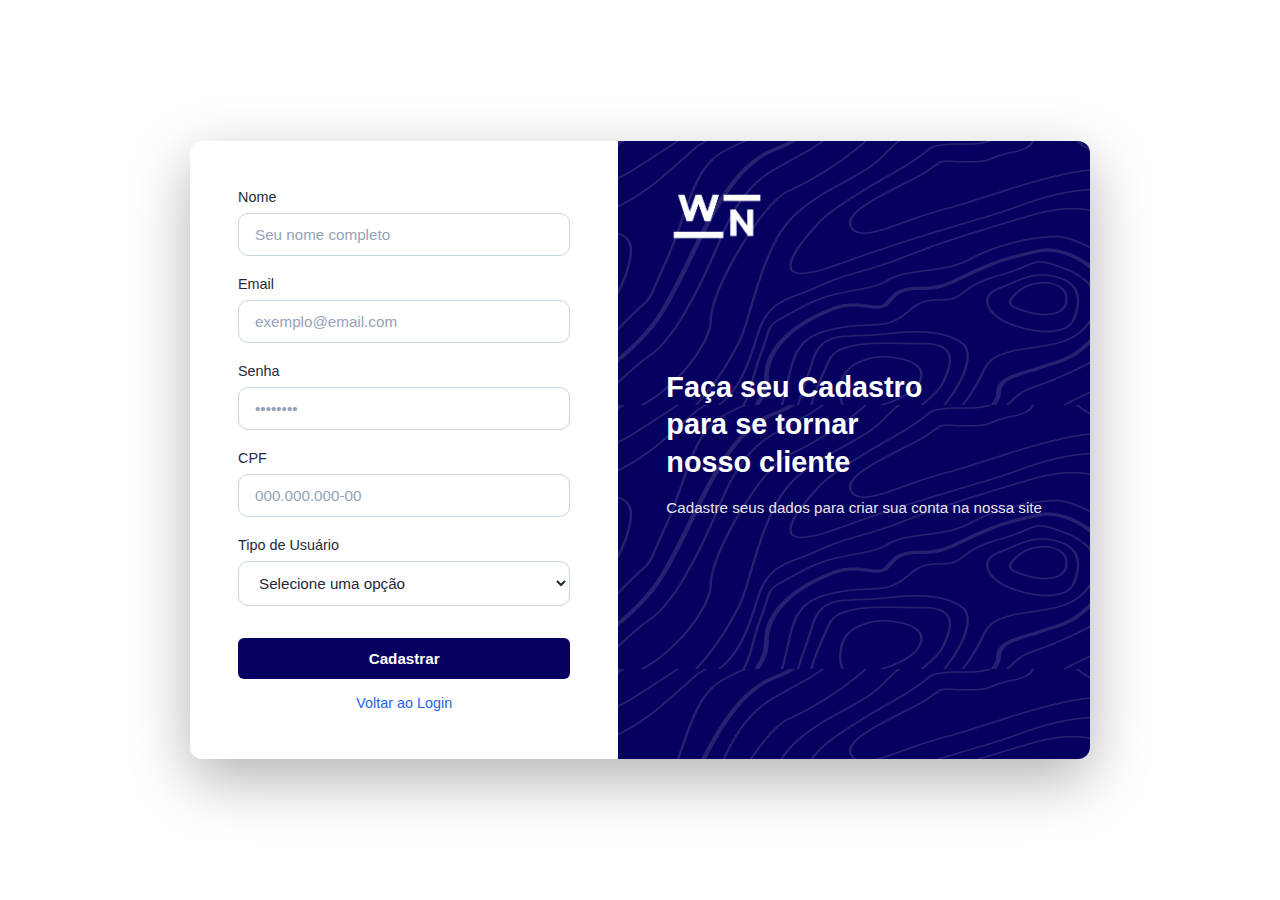
<file: cadastro.html>
<!DOCTYPE html>
<html lang="pt-BR">
<head>
    <meta charset="UTF-8">
    <meta name="viewport" content="width=device-width, initial-scale=1.0">
    <title>WorkNet - Cadastro</title>
    <link rel="stylesheet" href="/WorkNet/style/cadastro.css">
</head>
<body>
    <main>
        <section class="form-section">
            <form>
                <fieldset>
                    <legend class="sr-only">Dados de Cadastro</legend>
                    
                    <label for="nome">
                        <span>Nome</span>
                        <input 
                            type="text" 
                            id="nome" 
                            name="nome" 
                            placeholder="Seu nome completo"
                            required
                        >
                    </label>

                    <label for="email">
                        <span>Email</span>
                        <input 
                            type="email" 
                            id="email" 
                            name="email" 
                            placeholder="exemplo@email.com"
                            required
                        >
                    </label>

                    <label for="senha">
                        <span>Senha</span>
                        <input 
                            type="password" 
                            id="senha" 
                            name="senha" 
                            placeholder="••••••••"
                            required
                        >
                    </label>

                    <label for="cpf">
                        <span>CPF</span>
                        <input 
                            type="text" 
                            id="cpf" 
                            name="cpf" 
                            placeholder="000.000.000-00"
                            required
                        >
                    </label>

                    <label for="tipo-usuario">
                        <span>Tipo de Usuário</span>
                        <select id="tipo-usuario" name="tipo-usuario" required>
                            <option value="">Selecione uma opção</option>
                            <option value="cliente">Cliente</option>
                            <option value="prestador">Prestador de Serviços</option>
                        </select>
                    </label>
                </fieldset>

                <footer class="form-footer">
                    <button type="submit" class="btn-primary">Cadastrar</button>
                    <a href="/WorkNet/login.html" class="link-login">Voltar ao Login</a>
                </footer>
            </form>
        </section>

        <section class="welcome-section">
            <header>
                <a href="/WorkNet/index.html">
                    <img src="/WorkNet/img/imagem_2025-10-29_203356460-removebg-preview.png" alt="">
                </a>
            </header>
            <article>
                <h2>Faça seu Cadastro<br>para se tornar<br>nosso cliente</h2>
                <p>Cadastre seus dados para criar sua conta na nossa site</p>
            </article>
        </section>
    </main>

    <script src="/WorkNet/JS/cadastro.js" defer></script>
</body>
</html>
</file>
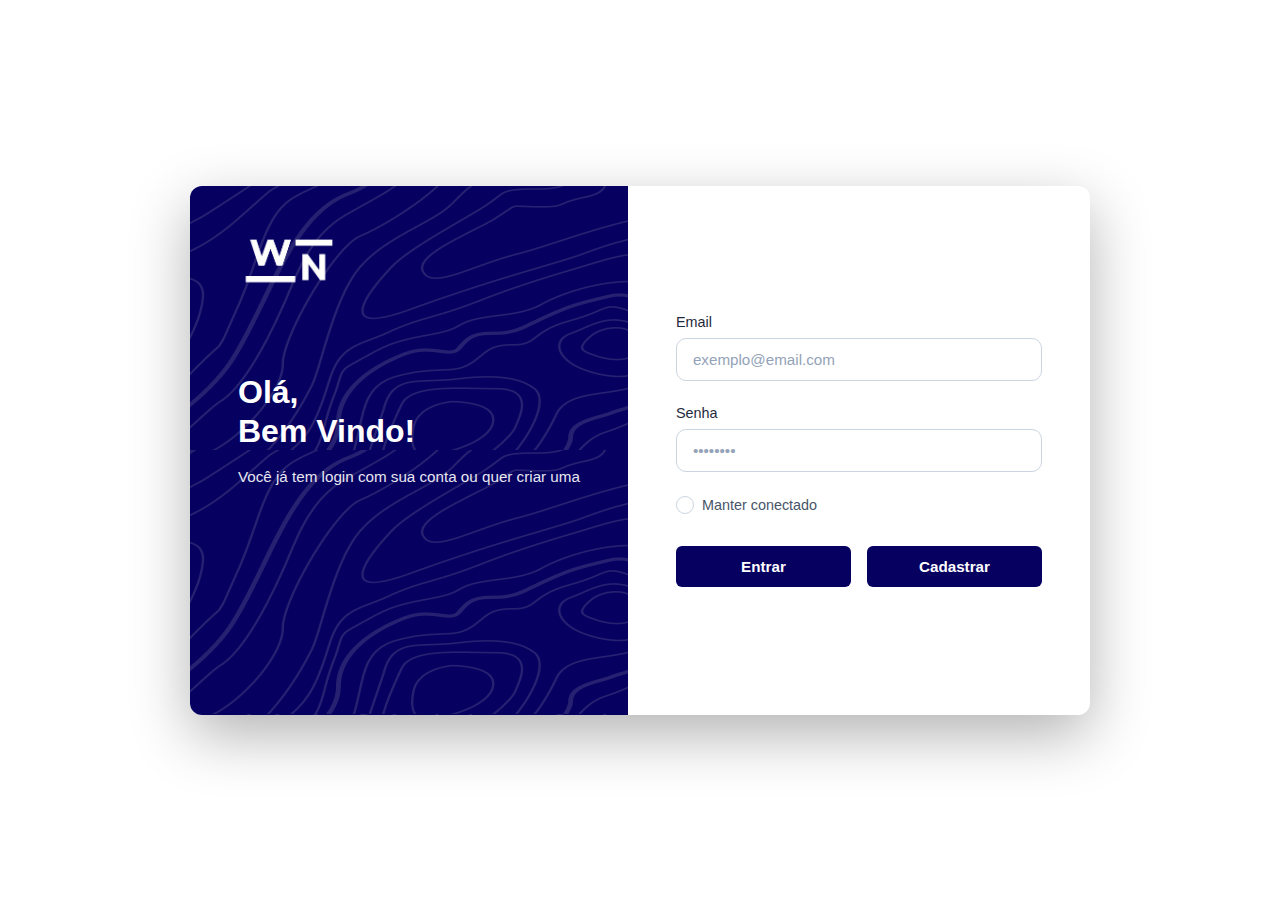
<file: cadastro_servico.html>
<!DOCTYPE html>
<html lang="en">
<head>
    <meta charset="UTF-8">
    <meta name="viewport" content="width=device-width, initial-scale=1.0">
    <title>WorkNet</title>
    <link rel="stylesheet" href="style/cadastro_servico.css">
</head>
<body>
    <header class="cabecalho-principal">
    <nav class="barra-navegacao">

      <section class="marca-navegacao">
        <a href="/WorkNet/home.html">
          <img src="/WorkNet/img/imagem_2025-10-29_203356460-removebg-preview.png" alt="Logotipo WorkNet">
        </a>
      </section>

      <form class="formulario-pesquisa" id="formulario-pesquisa">
        <input 
          type="search" 
          id="campo-pesquisa" 
          placeholder="Busque por serviços ou categorias..."
          autocomplete="off"
        >
        <button type="submit" aria-label="Buscar">🔍</button>
      </form>

      <section class="usuario-navegacao">
        <a href="/WorkNet/home.html">Início</a>
        <a href="/WorkNet/home.html#servicos">Serviços</a>
        <a href="/WorkNet/index.html#sobre">Sobre</a>
        <button id="botao-conta" class="botao-conta" onclick="window.location.href='/WorkNet/perfil.html'">Conta</button>
        <button id="botao-sair" class="botao-sair" onclick="window.location.href='/WorkNet/index.html'">Sair</button>
      </section>
    </nav>
  </header> 


  <main>

    <section class="container-formulario">
        <header class="cabecalho-formulario">
            <h1>Cadastro de Serviço</h1>
        </header>

        <article class="secao-formulario">
            
            <label for="nome-servico">
                <span>Nome do serviço</span>
                <input type="text" 
                       name="nome"
                       id="nome-servico" 
                       placeholder="Ex: Doméstica" required>
            </label>

        <label for="categoria-servico">Categoria </label>
            <select id="categoria-servico" name="categoria" required>
                <option value="">Selecione uma categoria</option>
                <option value="limpeza">Limpeza e Conservação</option>
                <option value="construcao">Construção e Reformas</option>
                <option value="eletrica">Elétrica</option>
                <option value="hidraulica">Hidráulica e Encanamento</option>
                <option value="jardinagem">Jardinagem e Paisagismo</option>
                <option value="pintura">Pintura</option>
                <option value="marcenaria">Marcenaria</option>
                <option value="tecnologia">Tecnologia e Informática</option>
                <option value="beleza">Beleza e Estética</option>
                <option value="transporte">Transporte e Mudanças</option>
                <option value="outros">Outros</option>
            </select>


            <label for="imagem-servico">Imagem do Serviço</label>
                <input type="file" 
                       name="imagem-servico"
                       id="imagem-servico">

                <figure id="image-preview" class="image-preview hidden">
                    <img id="preview-img" src="" alt="Preview">
                    <button type="button" class="btn-remove-image" onclick="removeImage()">×</button>
                </figure>

            <label for="descricao-servico">Descrição</label>
                <textarea 
                    id="descricao-servico" 
                    name= "descricao" 
                    rows="5"
                    required
                    placeholder="Descreva detalhadamente o serviço oferecido, experiência e diferenciais..."
                ></textarea>

            <label for="valor-servico">Valor (R$)</label>
                <input 
                    type="text" 
                    id="valor-servico" 
                    name="valor" 
                    required
                    placeholder="0,00"
                >

            <form class="acoes-formulario" id="formulario-servico">
                <button type="button" class="btn btn-outline" onclick="resetForm()">Limpar</button>
                <button type="submit" class="btn btn-primary" id="botao-cadastrar-servico">Cadastrar Serviço</button>
            </form>

        </article>
    </section>

  </main>

  <footer>
    <section class="container-rodape">

      <section class="rodape-esquerda">
        <h2 class="logo">WorkNet</h2>

        <nav aria-label="Redes sociais" class="icones-sociais">
          <ul>
            <li><a href="#"><img src="/WorkNet/img/icons/facebook.png" alt="Facebook"></a></li>
            <li><a href="#"><img src="/WorkNet/img/icons/linkedin.png" alt="LinkedIn"></a></li>
            <li><a href="#"><img src="/WorkNet/img/icons/instagram.png" alt="Instagram"></a></li>
          </ul>
        </nav>
      </section>

      <nav aria-label="Links institucionais" class="rodape-direita">
        <ul>
          <li><a href="/WorkNet/home.html#servicos">Serviços Populares</a></li>
          <li><a href="/WorkNet/home.html#servicos">Categorias</a></li>
          <li><a href="#">Avaliações</a></li>
          <li><a href="/WorkNet/cadastro_servico.html">Sobre Nós</a></li>
        </ul>
      </nav>
    </section>
  </footer>

  <script src="JS/home.js" defer></script>
  
</body>
</html>
</file>
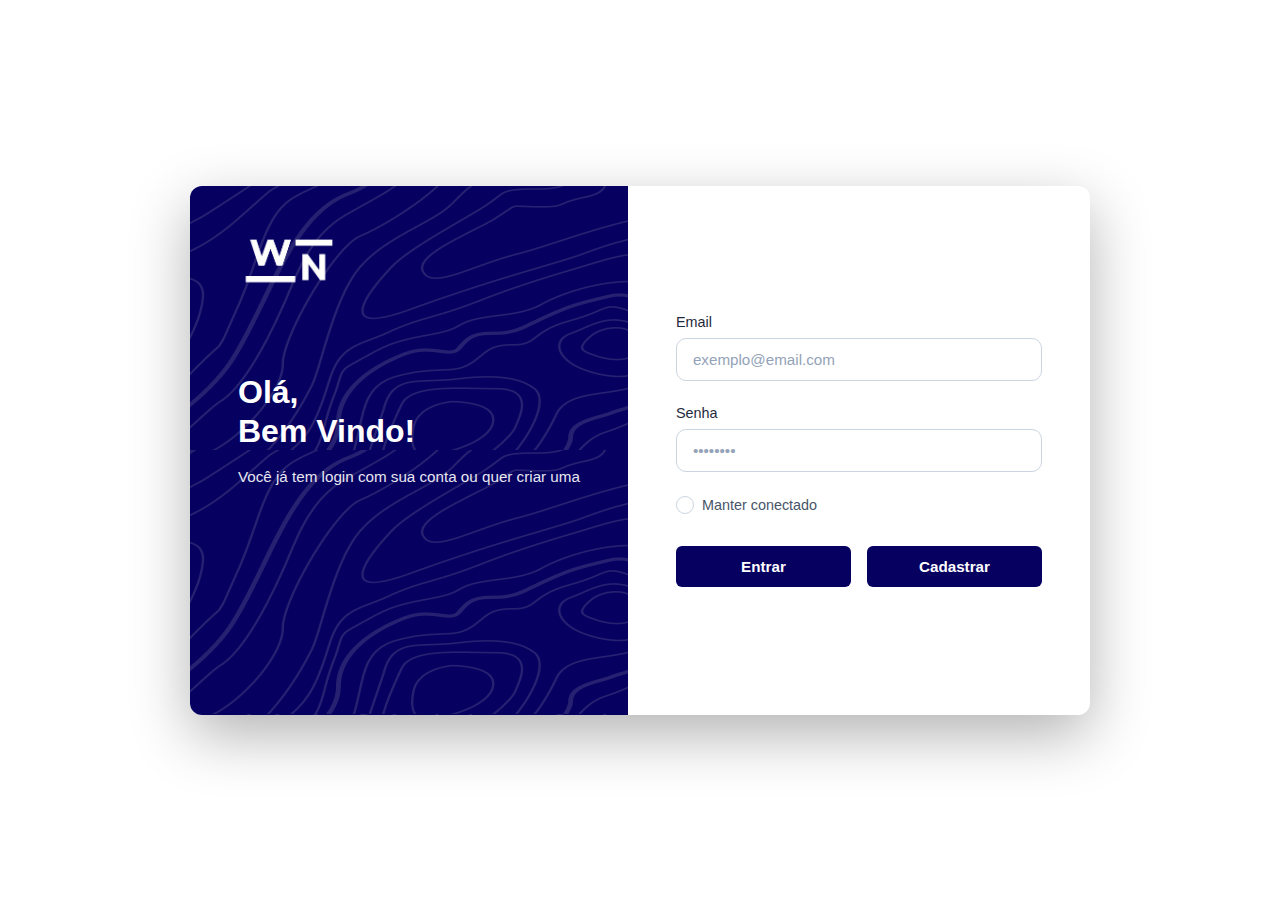
<file: login.html>
<!DOCTYPE html>
<html lang="pt-BR">
<head>
    <meta charset="UTF-8">
    <meta name="viewport" content="width=device-width, initial-scale=1.0">
    <title>WorkNet - Login</title>
    <link rel="stylesheet" href="/WorkNet/style/login.css">
</head>
<body>
    <main>
        <section class="welcome-section">
            <header>
                <a href="/WorkNet/index.html">
                    <img src="/WorkNet/img/imagem_2025-10-29_203356460-removebg-preview.png" alt="">
                </a>
            </header>
            <article>
                <h2>Olá,<br>Bem Vindo!</h2>
                <p>Você já tem login com sua conta ou quer criar uma</p>
            </article>
        </section>

        <section class="form-section">
            <form>
                <fieldset>
                    <legend class="sr-only">Dados de Login</legend>
                    
                    <label for="email">
                        <span>Email</span>
                        <input 
                            type="email" 
                            id="email" 
                            name="email" 
                            placeholder="exemplo@email.com"
                            required
                        >
                    </label>

                    <label for="senha">
                        <span>Senha</span>
                        <input 
                            type="password" 
                            id="senha" 
                            name="senha" 
                            placeholder="••••••••"
                            required
                        >
                    </label>

                    <label class="checkbox-label">
                        <input 
                            type="checkbox" 
                            id="manter-conectado" 
                            name="manter-conectado"
                        >
                        <span>Manter conectado</span>
                    </label>

                </fieldset>

                <footer class="form-footer">
                    <button type="submit" class="btn-primary">Entrar</button>
                    <button type="button" class="btn-secondary" onclick="window.location.href='/WorkNet/cadastro.html'">Cadastrar</button>
                </footer>
            </form>
        </section>
    </main>

    <script src="/WorkNet/JS/login.js" defer></script>
</body>
</html>
</file>
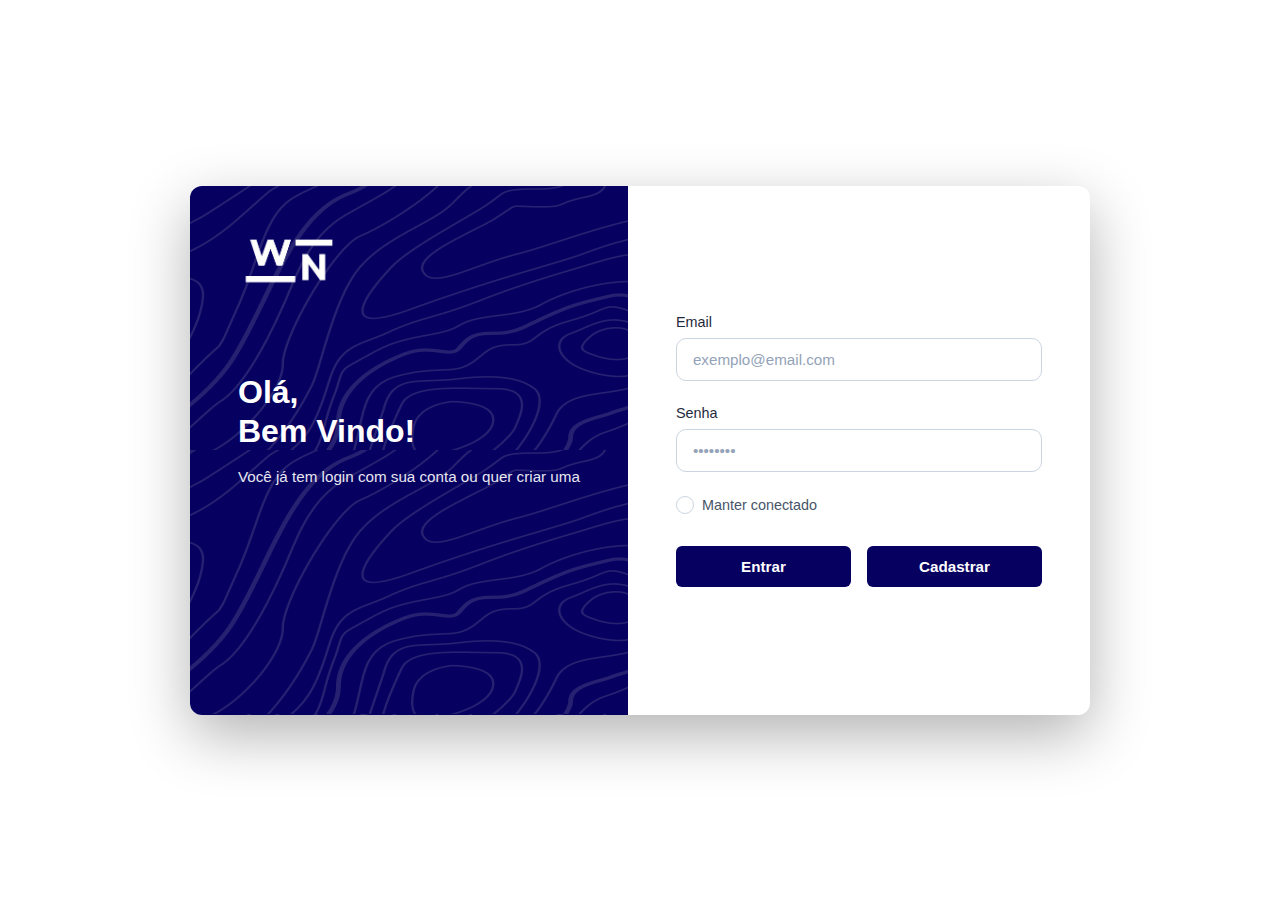
<file: perfil.html>
<!DOCTYPE html>
<html lang="pt-BR">
<head>
    <meta charset="UTF-8">
    <meta name="viewport" content="width=device-width, initial-scale=1.0">
    <title>WorkNet - Meu Perfil</title>
    <link rel="stylesheet" href="/WorkNet/style/perfil.css">
</head>
<body>
    <!-- Cabeçalho -->
    <header class="cabecalho-principal">
        <nav class="barra-navegacao">
            <section class="marca-navegacao">
                <a href="/WorkNet/home.html">
                    <img src="/WorkNet/img/imagem_2025-10-29_203356460-removebg-preview.png" alt="Logotipo WorkNet">
                </a>
            </section>

            <form class="formulario-pesquisa" id="formulario-pesquisa">
                <input 
                    type="search" 
                    id="campo-pesquisa" 
                    placeholder="Busque por serviços ou categorias..."
                    autocomplete="off"
                >
                <button type="submit" aria-label="Buscar">🔍</button>
            </form>

            <section class="usuario-navegacao">
                <a href="/WorkNet/home.html">Início</a>
                <a href="/WorkNet/home.html#servicos">Serviços</a>
                <a href="/WorkNet/perfil.html#sobre">Sobre</a>
                <button id="botao-perfil" class="botao-perfil" onclick="window.location.href='/WorkNet/perfil.html'">Perfil</button>
                <button id="botao-sair" class="botao-sair">Sair</button>
            </section>
        </nav>
    </header>

    <!-- Conteúdo Principal -->
    <main class="conteudo-principal">
        <section class="container-perfil">
            
            <!-- Card do Perfil -->
            <article class="card-perfil">
                <header class="perfil-header">
                    <div class="avatar-container">
                        <div class="avatar" id="avatar-usuario">
                            <span id="avatar-iniciais"></span>
                        </div>
                        <button class="btn-editar-avatar" title="Alterar foto">📷</button>
                    </div>
                    
                    <div class="perfil-info">
                        <h1 id="perfil-nome">Carregando...</h1>
                        <p class="perfil-tipo" id="perfil-tipo">...</p>
                        <p class="perfil-membro-desde">Membro desde <span id="perfil-data"></span></p>
                    </div>
                </header>

                <div class="perfil-stats">
                    <div class="stat-item">
                        <span class="stat-numero" id="stat-servicos">0</span>
                        <span class="stat-label">Serviços</span>
                    </div>
                    <div class="stat-item">
                        <span class="stat-numero" id="stat-avaliacoes">0</span>
                        <span class="stat-label">Avaliações</span>
                    </div>
                    <div class="stat-item">
                        <span class="stat-numero" id="stat-contratos">0</span>
                        <span class="stat-label">Contratos</span>
                    </div>
                </div>
            </article>

            <!-- Informações Detalhadas -->
            <article class="card-informacoes">
                <header class="card-header">
                    <h2>Informações Pessoais</h2>
                    <button class="btn-editar-info" id="btn-editar-info">✏️ Editar</button>
                </header>

                <div class="informacoes-grid">
                    <div class="info-item">
                        <span class="info-label">Email:</span>
                        <span class="info-valor" id="info-email">email@exemplo.com</span>
                    </div>

                    <div class="info-item">
                        <span class="info-label">CPF:</span>
                        <span class="info-valor" id="info-cpf">000.000.000-00</span>
                    </div>

                    <div class="info-item">
                        <span class="info-label">Tipo de Usuário:</span>
                        <span class="info-valor" id="info-tipo-usuario">Cliente</span>
                    </div>

                    <div class="info-item">
                        <span class="info-label">Cadastro:</span>
                        <span class="info-valor" id="info-data-cadastro">00/00/0000</span>
                    </div>
                </div>
            </article>

            <!-- Ações do Perfil (visível apenas para prestadores) -->
            <article class="card-acoes" id="card-acoes-prestador" style="display: none;">
                <header class="card-header">
                    <h2>Ações do Prestador</h2>
                </header>

                <div class="acoes-grid">
                    <button class="btn-acao btn-cadastrar-servico" id="btn-cadastrar-servico" onclick="window.location.href='/WorkNet/cadastro_servico.html'">
                        <span class="icone">+</span>
                        <span class="texto">Cadastrar Serviço</span>
                    </button>

                    <button class="btn-acao btn-meus-servicos" id="btn-meus-servicos">
                        <span class="icone">📋</span>
                        <span class="texto">Meus Serviços</span>
                    </button>
                </div>
            </article>

            <!-- Meus Serviços (para prestadores) -->
            <article class="card-meus-servicos" id="card-meus-servicos" style="display: none;">
                <header class="card-header">
                    <h2>Meus Serviços Cadastrados</h2>
                </header>

                <div class="servicos-lista" id="servicos-lista">
                    <!-- Serviços serão renderizados aqui -->
                </div>
            </article>

            <!-- Configurações -->
            <article class="card-configuracoes">
                <header class="card-header">
                    <h2>Configurações</h2>
                </header>

                <div class="configuracoes-lista">
                    <button class="config-item" id="btn-alterar-senha">
                        <span class="config-icone">🔒</span>
                        <div class="config-info">
                            <span class="config-titulo">Alterar Senha</span>
                            <span class="config-descricao">Modifique sua senha de acesso</span>
                        </div>
                        <span class="config-seta">›</span>
                    </button>

                    <button class="config-item" id="btn-notificacoes">
                        <span class="config-icone">🔔</span>
                        <div class="config-info">
                            <span class="config-titulo">Notificações</span>
                            <span class="config-descricao">Gerencie suas notificações</span>
                        </div>
                        <span class="config-seta">›</span>
                    </button>

                    <button class="config-item config-item-danger" id="btn-excluir-conta">
                        <span class="config-icone">🗑️</span>
                        <div class="config-info">
                            <span class="config-titulo">Excluir Conta</span>
                            <span class="config-descricao">Remover permanentemente sua conta</span>
                        </div>
                        <span class="config-seta">›</span>
                    </button>
                </div>
            </article>
        </section>
    </main>

    <!-- Rodapé -->
    <footer>
        <section class="container-rodape">
            <section class="rodape-esquerda">
                <h2 class="logo">WorkNet</h2>
                <nav aria-label="Redes sociais" class="icones-sociais">
                    <ul>
                        <li><a href="#"><img src="/WorkNet/img/icons/facebook.png" alt="Facebook"></a></li>
                        <li><a href="#"><img src="/WorkNet/img/icons/linkedin.png" alt="LinkedIn"></a></li>
                        <li><a href="#"><img src="/WorkNet/img/icons/instagram.png" alt="Instagram"></a></li>
                    </ul>
                </nav>
            </section>

            <nav aria-label="Links institucionais" class="rodape-direita">
                <ul>
                    <li><a href="/WorkNet/home.html#servicos">Serviços Populares</a></li>
                    <li><a href="/WorkNet/home.html#servicos">Categorias</a></li>
                    <li><a href="/WorkNet/home.html#servicos">Avaliações</a></li>
                    <li><a href="/WorkNet/index.html#sobre">Sobre Nós</a></li>
                </ul>
            </nav>
        </section>
    </footer>

    <script src="/WorkNet/JS/perfil.js"></script>
</body>
</html>
</file>
<file: WorkNet/style/cadastro.css>
* {
    margin: 0;
    padding: 0;
    box-sizing: border-box;
}

img{
    width: 100px;
}

.welcome-section img{
    order: 1;
}

body {
    font-family: 'Segoe UI', Tahoma, Geneva, Verdana, sans-serif;
    background-color: #ffff;
    min-height: 100vh;
    display: flex;
    justify-content: center;
    align-items: center;
    padding: 2rem;
}

.sr-only {
    position: absolute;
    width: 1px;
    height: 1px;
    padding: 0;
    margin: -1px;
    overflow: hidden;
    clip: rect(0, 0, 0, 0);
    white-space: nowrap;
    border-width: 0;
}

main {
    display: flex;
    max-width: 900px;
    width: 100%;
    background: white;
    border-radius: 12px;
    overflow: hidden;
    box-shadow: 0 20px 60px rgba(0, 0, 0, 0.3);
}

.form-section {
    flex: 1;
    padding: 3rem;
    display: flex;
    flex-direction: column;
    justify-content: center;
    order: 1;
}

.welcome-section {
    background: url(/WorkNet/img/Vector.png);
    background-color: #060061;
    color: white;
    padding: 3rem;
    display: flex;
    gap: 120px;
    flex-direction: column;
    order: 2;
}

.welcome-section header h1 {
    font-size: 2rem;
    font-weight: bold;
    letter-spacing: 2px;
}

.welcome-section header h1 span {
    text-decoration: underline;
}

.welcome-section article h2 {
    font-size: 1.8rem;
    margin-bottom: 1rem;
    line-height: 1.3;
}

.welcome-section article p {
    font-size: 0.95rem;
    opacity: 0.9;
    line-height: 1.5;
}

form {
    width: 100%;
}

fieldset {
    border: none;
    display: flex;
    flex-direction: column;
    gap: 1.25rem;
    margin-bottom: 2rem;
}

label {
    display: flex;
    flex-direction: column;
    gap: 0.5rem;
}

label span {
    font-size: 0.9rem;
    font-weight: 500;
    color: #1e293b;
}

input,
select {
    padding: 0.75rem 1rem;
    border: 1px solid #cbd5e1;
    border-radius: 10px;
    font-size: 0.95rem;
    transition: border-color 0.3s;
    background-color: white;
}

input:focus,
select:focus {
    outline: none;
    border-color: #3b82f6;
}

input::placeholder {
    color: #94a3b8;
}

select {
    cursor: pointer;
    color: #1e293b;
}

select option {
    padding: 0.5rem;
}

.form-footer {
    display: flex;
    flex-direction: column;
    gap: 1rem;
    align-items: center;
}

button {
    width: 100%;
    padding: 0.75rem 1.5rem;
    border: none;
    border-radius: 6px;
    font-size: 0.95rem;
    font-weight: 600;
    cursor: pointer;
    transition: all 0.3s;
}

.btn-primary {
    background-color: #060061;
    color: white;
}

.btn-primary:hover {
    background-color: #060061;
    transform: translateY(-2px);
    box-shadow: 0 4px 12px rgba(59, 130, 246, 0.4);
}

.link-login {
    color: #2563eb;
    text-decoration: none;
    font-size: 0.9rem;
    transition: color 0.3s;
}

.link-login:hover {
    color: #2563eb;
    text-decoration: underline;
}

@media (max-width: 768px) {
    main {
        flex-direction: column;
    }

    .form-section {
        padding: 2rem;
        order: 2;
    }

    .welcome-section {
        padding: 2rem;
        order: 1;
    }
}
</file>
<file: style/cadastro_servico.css>
* {
    margin: 0;
    padding: 0;
    box-sizing: border-box;
}

/* HEADER */

.cabecalho-principal {
  background: url(/WorkNet/img/Vector.png);
  background-color: #060061;
  box-shadow: 0 2px 8px rgba(0, 0, 0, 0.1);
  position: sticky;
  top: 0;
  z-index: 100;
}

.barra-navegacao {
  max-width: 1400px;
  margin: 0 auto;
  padding: 1rem 2rem;
  display: flex;
  align-items: center;
  justify-content: space-between;
  gap: 100px;
}

.marca-navegacao img {
  width: 100px;
  height: auto;
}

/* ===== Formulário de Pesquisa ===== */
.formulario-pesquisa {
  flex: 1;
  max-width: 100%;
  display: flex;
  gap: 1rem;
}

.formulario-pesquisa input {
  flex: 1;
  padding: 0.75rem 1rem;
  border: 2px solid #e2e8f0;
  border-radius: 20px;
  font-size: 0.95rem;
  transition: border-color 0.3s;
}

.formulario-pesquisa input:focus {
  outline: none;
  border-color: #060061;
}

.formulario-pesquisa button {
  padding: 0.5rem 0.5rem;
  color: white;
  border: none;
  border-radius: 25px;
  cursor: pointer;
  font-size: 1.2rem;
  transition: background-color 0.3s;
}

.formulario-pesquisa button:hover {
  background-color: #ebebeb;
}

/* ===== Navegação do Usuário ===== */
.usuario-navegacao {
  display: flex;
  align-items: center;
  gap: 1rem;
}

.usuario-navegacao a {
  color: #fff;
  text-decoration: none;
}

.botao-conta{
    padding: 0.75rem 1.5rem;
  background-color: #fff;
  color: #060061;
  border: none;
  border-radius: 6px;
  cursor: pointer;
  font-weight: 600;
  transition: background-color 0.3s;
}

.botao-sair {
  padding: 0.75rem 1.5rem;
  background-color: #ef4444;
  color: white;
  border: none;
  border-radius: 6px;
  cursor: pointer;
  font-weight: 600;
  transition: background-color 0.3s;
}

.botao-sair:hover {
  background-color: #dc2626;
}

/* FOOTER */

footer {
  background-color: #00084f;
  background-image: url(/WorkNet/img/Vector.png);
  background-repeat: no-repeat;
  background-size: cover;
  color: #fff;
  padding: 3rem 5rem;
  font-family: 'Poppins', sans-serif;
}

.container-rodape {
  display: flex;
  justify-content: space-between;
  align-items: center;
  flex-wrap: nowrap;
  width: 100%;
}

/* ===== Lado Esquerdo ===== */
.rodape-esquerda {
  display: flex;
  flex-direction: column;
  gap: 1.5rem;
}

.logo {
  font-size: 1.3rem;
  font-weight: 500;
  color: #fff;
}

/* ===== Ícones Sociais ===== */
.icones-sociais ul {
  display: flex;
  gap: 1rem;
  list-style: none;
}

.icones-sociais a img {
  width: 28px;
  height: 28px;
  transition: transform 0.3s ease, opacity 0.3s ease;
  filter: brightness(0) invert(1);
}

.icones-sociais a img:hover {
  opacity: 0.7;
  transform: scale(1.1);
}

/* ===== Lado Direito ===== */
.rodape-direita ul {
  list-style: none;
  display: flex;
  flex-direction: column;
  gap: 0.8rem;
  text-align: right;
}

.rodape-direita a {
  color: #fff;
  text-decoration: none;
  font-size: 0.9rem;
  transition: opacity 0.3s ease;
}

.rodape-direita a:hover {
  opacity: 0.7;
}

/* main */
body {
  background-color: #f4f7f8;
  color: #333;
  display: flex;
  flex-direction: column;
  justify-content: center;

}

/* ===== CONTAINER PRINCIPAL ===== */
.container-formulario {
  background: #fff;
  width: 100%;
  padding: 2.5rem;
  border-radius: 16px;
  box-shadow: 0 8px 24px rgba(0, 0, 0, 0.1);
  font-family: 'Segoe UI', Tahoma, Geneva, Verdana, sans-serif;
}

/* ===== CABEÇALHO ===== */
.cabecalho-formulario {
  text-align: center;
  margin-bottom: 2rem;
}

.cabecalho-formulario h1 {
  font-size: 40px;
  color: #060061; /* azul petróleo */
  letter-spacing: 1px;
}

/* ===== FORMULÁRIO ===== */
.secao-formulario {
  display: flex;
  flex-direction: column;
  gap: 1.2rem;
}

label {
  display: flex;
  flex-direction: column;
  font-weight: 500;
  color: #060061;
  gap: 0.4rem;
}

/* ===== CAMPOS DE ENTRADA ===== */
input[type="text"],
input[type="number"],
input[type="file"],
textarea,
select {
  padding: 0.8rem 1rem;
  border: 1.5px solid #ccd5dd;
  border-radius: 8px;
  outline: none;
  font-size: 0.95rem;
  transition: border-color 0.3s ease, box-shadow 0.3s ease;
}

input:focus,
textarea:focus,
select:focus {
  border-color: #00084f;
  box-shadow: 0 0 5px rgba(1, 38, 58, 0.3);
}



/* ===== PREVIEW DE IMAGEM ===== */
.image-preview {
  position: relative;
  width: 100%;
  max-width: 300px;
  margin-top: 0.8rem;
}

.image-preview img {
  width: 100%;
  border-radius: 8px;
  object-fit: cover;
  border: 1px solid #ccc;
}

.hidden {
  display: none;
}

.btn-remove-image {
  position: absolute;
  top: 6px;
  right: 6px;
  background: rgba(0, 0, 0, 0.6);
  color: #fff;
  border: none;
  border-radius: 50%;
  width: 28px;
  height: 28px;
  cursor: pointer;
  font-size: 1.2rem;
  line-height: 1;
  transition: background 0.3s ease;
}

.btn-remove-image:hover {
  background: rgba(255, 0, 0, 0.8);
}

/* ===== BOTÕES ===== */
.acoes-formulario {
  display: flex;
  justify-content: space-between;
  margin-top: 1.5rem;
}

.btn {
  padding: 0.8rem 1.5rem;
  border-radius: 8px;
  font-size: 1rem;
  cursor: pointer;
  font-weight: 600;
  transition: all 0.3s ease;
}

.btn-outline {
  background: transparent;
  border: 2px solid #00084f;
  color: #00084f;
}

.btn-outline:hover {
  background: #060061;
  color: #fff;
}

.btn-primary {
  background: #060061;
  border: none;
  color: #fff;
}

.btn-primary:hover {
  background: #000429;
}
</file>
<file: WorkNet/style/login.css>
* {
    margin: 0;
    padding: 0;
    box-sizing: border-box;
}

body {
    font-family: 'Segoe UI', Tahoma, Geneva, Verdana, sans-serif;
    background-color: #ffff;
    min-height: 100vh;
    display: flex;
    justify-content: center;
    align-items: center;
    padding: 2rem;
}


img{
    width: 100px;
}

.sr-only {
    position: absolute;
    width: 1px;
    height: 1px;
    padding: 0;
    margin: -1px;
    overflow: hidden;
    clip: rect(0, 0, 0, 0);
    white-space: nowrap;
    border-width: 0;
}

main {
    display: flex;
    max-width: 900px;
    width: 100%;
    background: white;
    border-radius: 12px;
    overflow: hidden;
    box-shadow: 0 20px 60px rgba(0, 0, 0, 0.3);
}

.welcome-section {
    background: url(/WorkNet/img/Vector.png);
    background-color: #060061;
    color: white;
    padding: 3rem;
    display: flex;
    gap: 80px;
    flex-direction: column;
}

.welcome-section header h1 {
    font-size: 2rem;
    font-weight: bold;
    letter-spacing: 2px;
}

.welcome-section header h1 span {
    text-decoration: underline;
}

.welcome-section article h2 {
    font-size: 2rem;
    margin-bottom: 1rem;
    line-height: 1.2;
}

.welcome-section article p {
    font-size: 0.95rem;
    opacity: 0.9;
    line-height: 1.5;
}

.form-section {
    flex: 1;
    padding: 3rem;
    padding-bottom: 8rem;
    padding-top: 8rem;
    display: flex;
    flex-direction: column;
    justify-content: center;
}

form {
    width: 100%;
}

fieldset {
    border: none;
    display: flex;
    flex-direction: column;
    gap: 1.5rem;
    margin-bottom: 2rem;
}

label {
    display: flex;
    flex-direction: column;
    gap: 0.5rem;
}

label span {
    font-size: 0.9rem;
    font-weight: 500;
    color: #1e293b;
}

input {
    padding: 0.75rem 1rem;
    border: 1px solid #cbd5e1;
    border-radius: 10px;
    font-size: 0.95rem;
    transition: border-color 0.3s;
}

input:focus {
    outline: none;
    border-color: #3b82f6;
}

input::placeholder {
    color: #94a3b8;
}

.form-footer {
    display: flex;
    gap: 1rem;
}

button {
    flex: 1;
    padding: 0.75rem 1.5rem;
    border: none;
    border-radius: 6px;
    font-size: 0.95rem;
    font-weight: 600;
    cursor: pointer;
    transition: all 0.3s;
}

.btn-primary {
    background-color: #060061;
    color: white;
}

.btn-primary:hover {
    background-color: #2563eb;
    transform: translateY(-2px);
    box-shadow: 0 4px 12px rgba(59, 130, 246, 0.4);
}

.btn-secondary {
    background-color: #060061;
    color: white;
}

.btn-secondary a{
    text-decoration: none;
    color: #ffff;
}

.btn-secondary:hover {
    background-color: #2563eb;
    transform: translateY(-2px);
    box-shadow: 0 4px 12px rgba(30, 41, 59, 0.4);
}

.checkbox-label {
    flex-direction: row;
    align-items: center;
    /* gap: 0.5rem; */
    cursor: pointer;
}

.checkbox-label input[type="checkbox"] {
    appearance: none;
    -webkit-appearance: none;
    padding: 8px;
    cursor: pointer;
    position: relative;
    transition: all 0.3s ease;
}

.checkbox-label input[type="checkbox"]:hover {
    border-color: #060061;
}

.checkbox-label input[type="checkbox"]:checked {
    background-color: #060061;
    border-color: #060061;
}


.checkbox-label span {
    font-size: 0.9rem;
    font-weight: 400;
    color: #475569;
    cursor: pointer;
    user-select: none;
}

.checkbox-label:hover span {
    color: #1e293b;
}

@media (max-width: 768px) {
    main {
        flex-direction: column;
    }

    .welcome-section {
        padding: 2rem;
    }

    .form-section {
        padding: 2rem;
    }
}
</file>
<file: WorkNet/style/perfil.css>
* {
    margin: 0;
    padding: 0;
    box-sizing: border-box;
}

body {
    font-family: 'Segoe UI', Tahoma, Geneva, Verdana, sans-serif;
    background-color: #f1f5f9;
    min-height: 100vh;
    display: flex;
    flex-direction: column;
}

/* ===== CABEÇALHO ===== */
.cabecalho-principal {
    background: url(/WorkNet/img/Vector.png);
    background-color: #060061;
    box-shadow: 0 2px 8px rgba(0, 0, 0, 0.1);
    position: sticky;
    top: 0;
    z-index: 100;
}

.barra-navegacao {
    max-width: 1400px;
    margin: 0 auto;
    padding: 1rem 2rem;
    display: flex;
    align-items: center;
    gap: 2rem;
}

.marca-navegacao img {
    width: 100px;
    height: auto;
}

.formulario-pesquisa {
    flex: 1;
    max-width: 600px;
    display: flex;
    gap: 1rem;
}

.formulario-pesquisa input {
    flex: 1;
    padding: 0.75rem 1rem;
    border: 2px solid #e2e8f0;
    border-radius: 20px;
    font-size: 0.95rem;
    transition: border-color 0.3s;
}

.formulario-pesquisa input:focus {
    outline: none;
    border-color: #fff;
}

.formulario-pesquisa button {
    padding: 0.5rem 0.5rem;
    color: white;
    border: none;
    border-radius: 25px;
    cursor: pointer;
    font-size: 1.2rem;
    transition: background-color 0.3s;
    background: transparent;
}

.usuario-navegacao {
    display: flex;
    align-items: center;
    gap: 1rem;
}

.usuario-navegacao a {
    color: #fff;
    text-decoration: none;
    transition: opacity 0.3s;
}

.usuario-navegacao a:hover {
    opacity: 0.8;
}

.botao-perfil {
    padding: 0.75rem 1.5rem;
    background-color: #fff;
    color: #060061;
    border: none;
    border-radius: 6px;
    cursor: pointer;
    font-weight: 600;
    transition: background-color 0.3s;
}

.botao-perfil:hover {
    background-color: #f1f5f9;
}

.botao-sair {
    padding: 0.75rem 1.5rem;
    background-color: #ef4444;
    color: white;
    border: none;
    border-radius: 6px;
    cursor: pointer;
    font-weight: 600;
    transition: background-color 0.3s;
}

.botao-sair:hover {
    background-color: #dc2626;
}

/* ===== CONTEÚDO PRINCIPAL ===== */
.conteudo-principal {
    flex: 1;
    max-width: 1200px;
    width: 100%;
    margin: 0 auto;
    padding: 3rem 2rem;
}

.container-perfil {
    display: flex;
    flex-direction: column;
    gap: 2rem;
}

/* ===== CARD DO PERFIL ===== */
.card-perfil {
    background: white;
    border-radius: 16px;
    padding: 2.5rem;
    box-shadow: 0 2px 12px rgba(0, 0, 0, 0.1);
}

.perfil-header {
    display: flex;
    align-items: center;
    gap: 2rem;
    margin-bottom: 2rem;
}

.avatar-container {
    position: relative;
}

.avatar {
    width: 120px;
    height: 120px;
    border-radius: 50%;
    background: linear-gradient(135deg, #060061, #3b82f6);
    display: flex;
    align-items: center;
    justify-content: center;
    font-size: 3rem;
    color: white;
    font-weight: bold;
    box-shadow: 0 4px 12px rgba(0, 0, 0, 0.15);
}

.btn-editar-avatar {
    position: absolute;
    bottom: 0;
    right: 0;
    width: 40px;
    height: 40px;
    border-radius: 50%;
    background: #060061;
    color: white;
    border: 3px solid white;
    cursor: pointer;
    font-size: 1.2rem;
    transition: all 0.3s;
}

.btn-editar-avatar:hover {
    background: #040048;
    transform: scale(1.1);
}

.perfil-info h1 {
    font-size: 2rem;
    color: #1e293b;
    margin-bottom: 0.5rem;
}

.perfil-tipo {
    display: inline-block;
    padding: 0.5rem 1rem;
    background: #dbeafe;
    color: #060061;
    border-radius: 20px;
    font-size: 0.9rem;
    font-weight: 600;
    margin-bottom: 0.5rem;
}

.perfil-membro-desde {
    color: #64748b;
    font-size: 0.9rem;
}

.perfil-stats {
    display: grid;
    grid-template-columns: repeat(3, 1fr);
    gap: 2rem;
    padding-top: 2rem;
    border-top: 2px solid #f1f5f9;
}

.stat-item {
    text-align: center;
}

.stat-numero {
    display: block;
    font-size: 2rem;
    font-weight: bold;
    color: #060061;
    margin-bottom: 0.5rem;
}

.stat-label {
    display: block;
    color: #64748b;
    font-size: 0.9rem;
}

/* ===== CARDS GENÉRICOS ===== */
.card-informacoes,
.card-acoes,
.card-meus-servicos,
.card-configuracoes {
    background: white;
    border-radius: 16px;
    padding: 2rem;
    box-shadow: 0 2px 12px rgba(0, 0, 0, 0.1);
}

.card-header {
    display: flex;
    justify-content: space-between;
    align-items: center;
    margin-bottom: 1.5rem;
    padding-bottom: 1rem;
    border-bottom: 2px solid #f1f5f9;
}

.card-header h2 {
    font-size: 1.5rem;
    color: #1e293b;
}

.btn-editar-info {
    padding: 0.5rem 1rem;
    background: #f1f5f9;
    border: none;
    border-radius: 8px;
    color: #060061;
    font-weight: 600;
    cursor: pointer;
    transition: all 0.3s;
}

.btn-editar-info:hover {
    background: #e2e8f0;
}

/* ===== INFORMAÇÕES ===== */
.informacoes-grid {
    display: grid;
    grid-template-columns: repeat(2, 1fr);
    gap: 1.5rem;
}

.info-item {
    display: flex;
    flex-direction: column;
    gap: 0.5rem;
}

.info-label {
    font-size: 0.85rem;
    color: #64748b;
    font-weight: 500;
}

.info-valor {
    font-size: 1rem;
    color: #1e293b;
    font-weight: 600;
}

/* ===== AÇÕES DO PRESTADOR ===== */
.acoes-grid {
    display: flex;
    justify-content: center;
    gap: 1.5rem;
}

.btn-acao {
    display: flex;
    flex-direction: column;
    align-items: center;
    gap: 1rem;
    padding-top: 20px;
    padding-bottom: 20px;
    padding-left: 80px;
    padding-right: 80px;
    border: none;
    border-radius: 12px;
    color: white;
    cursor: pointer;
    transition: all 0.3s;
}

.btn-acao:hover {
    transform: translateY(-4px);
    box-shadow: 0 8px 24px rgba(6, 0, 97, 0.3);
}

.btn-acao .icone {
    font-size: 2.5rem;
}

.btn-acao .texto {
    font-size: 1rem;
    font-weight: 600;
}

.btn-cadastrar-servico {
    background-color: #0f077c;
}

.btn-meus-servicos {
    background-color: #0f077c;
}


/* ===== SERVIÇOS LISTA ===== */
.servicos-lista {
    display: flex;
    flex-direction: column;
    gap: 1rem;
}

.servico-item {
    display: flex;
    justify-content: space-between;
    align-items: center;
    padding: 1.5rem;
    background: #f8fafc;
    border-radius: 12px;
    border: 2px solid #e2e8f0;
    transition: all 0.3s;
}

.servico-item:hover {
    border-color: #060061;
    box-shadow: 0 4px 12px rgba(0, 0, 0, 0.1);
}

.servico-info h3 {
    color: #1e293b;
    margin-bottom: 0.5rem;
}

.servico-info p {
    color: #64748b;
    font-size: 0.9rem;
}

.servico-acoes {
    display: flex;
    gap: 0.5rem;
}

.btn-servico {
    padding: 0.5rem 1rem;
    border: none;
    border-radius: 6px;
    cursor: pointer;
    font-weight: 600;
    transition: all 0.3s;
}

.btn-editar-servico {
    background: #dbeafe;
    color: #060061;
}

.btn-editar-servico:hover {
    background: #bfdbfe;
}

.btn-excluir-servico {
    background: #fee2e2;
    color: #dc2626;
}

.btn-excluir-servico:hover {
    background: #fecaca;
}

/* ===== CONFIGURAÇÕES ===== */
.configuracoes-lista {
    display: flex;
    flex-direction: column;
    gap: 0.5rem;
}

.config-item {
    display: flex;
    align-items: center;
    gap: 1rem;
    padding: 1.5rem;
    background: #f8fafc;
    border: 2px solid #e2e8f0;
    border-radius: 12px;
    cursor: pointer;
    transition: all 0.3s;
    width: 100%;
    text-align: left;
}

.config-item:hover {
    background: white;
    border-color: #060061;
}

.config-item-danger:hover {
    background: #fef2f2;
    border-color: #dc2626;
}

.config-icone {
    font-size: 1.5rem;
}

.config-info {
    flex: 1;
    display: flex;
    flex-direction: column;
    gap: 0.25rem;
}

.config-titulo {
    font-weight: 600;
    color: #1e293b;
}

.config-descricao {
    font-size: 0.85rem;
    color: #64748b;
}

.config-seta {
    font-size: 1.5rem;
    color: #cbd5e1;
}

/* ===== RODAPÉ ===== */
footer {
    background-color: #00084f;
    background-image: url(/WorkNet/img/Vector.png);
    background-repeat: no-repeat;
    background-size: cover;
    color: #fff;
    padding: 3rem 5rem;
    margin-top: auto;
}

.container-rodape {
    display: flex;
    justify-content: space-between;
    align-items: center;
}

.rodape-esquerda {
    display: flex;
    flex-direction: column;
    gap: 1.5rem;
}

.logo {
    font-size: 1.3rem;
    font-weight: 500;
    color: #fff;
}

.icones-sociais ul {
    display: flex;
    gap: 1rem;
    list-style: none;
}

.icones-sociais a img {
    width: 28px;
    height: 28px;
    transition: transform 0.3s ease, opacity 0.3s ease;
    filter: brightness(0) invert(1);
}

.icones-sociais a img:hover {
    opacity: 0.7;
    transform: scale(1.1);
}

.rodape-direita ul {
    list-style: none;
    display: flex;
    flex-direction: column;
    gap: 0.8rem;
    text-align: right;
}

.rodape-direita a {
    color: #fff;
    text-decoration: none;
    font-size: 0.9rem;
    transition: opacity 0.3s ease;
}

.rodape-direita a:hover {
    opacity: 0.7;
}

/* ===== RESPONSIVIDADE ===== */
@media (max-width: 1024px) {
    .acoes-grid {
        grid-template-columns: 1fr;
    }
}

@media (max-width: 768px) {
    .barra-navegacao {
        flex-direction: column;
        gap: 1rem;
    }

    .perfil-header {
        flex-direction: column;
        text-align: center;
    }

    .perfil-stats {
        grid-template-columns: 1fr;
        gap: 1rem;
    }

    .informacoes-grid {
        grid-template-columns: 1fr;
    }

    .acoes-grid {
        grid-template-columns: 1fr;
    }

    .container-rodape {
        flex-direction: column;
        gap: 2rem;
        text-align: center;
    }

    .rodape-direita ul {
        text-align: center;
    }
}
</file>
